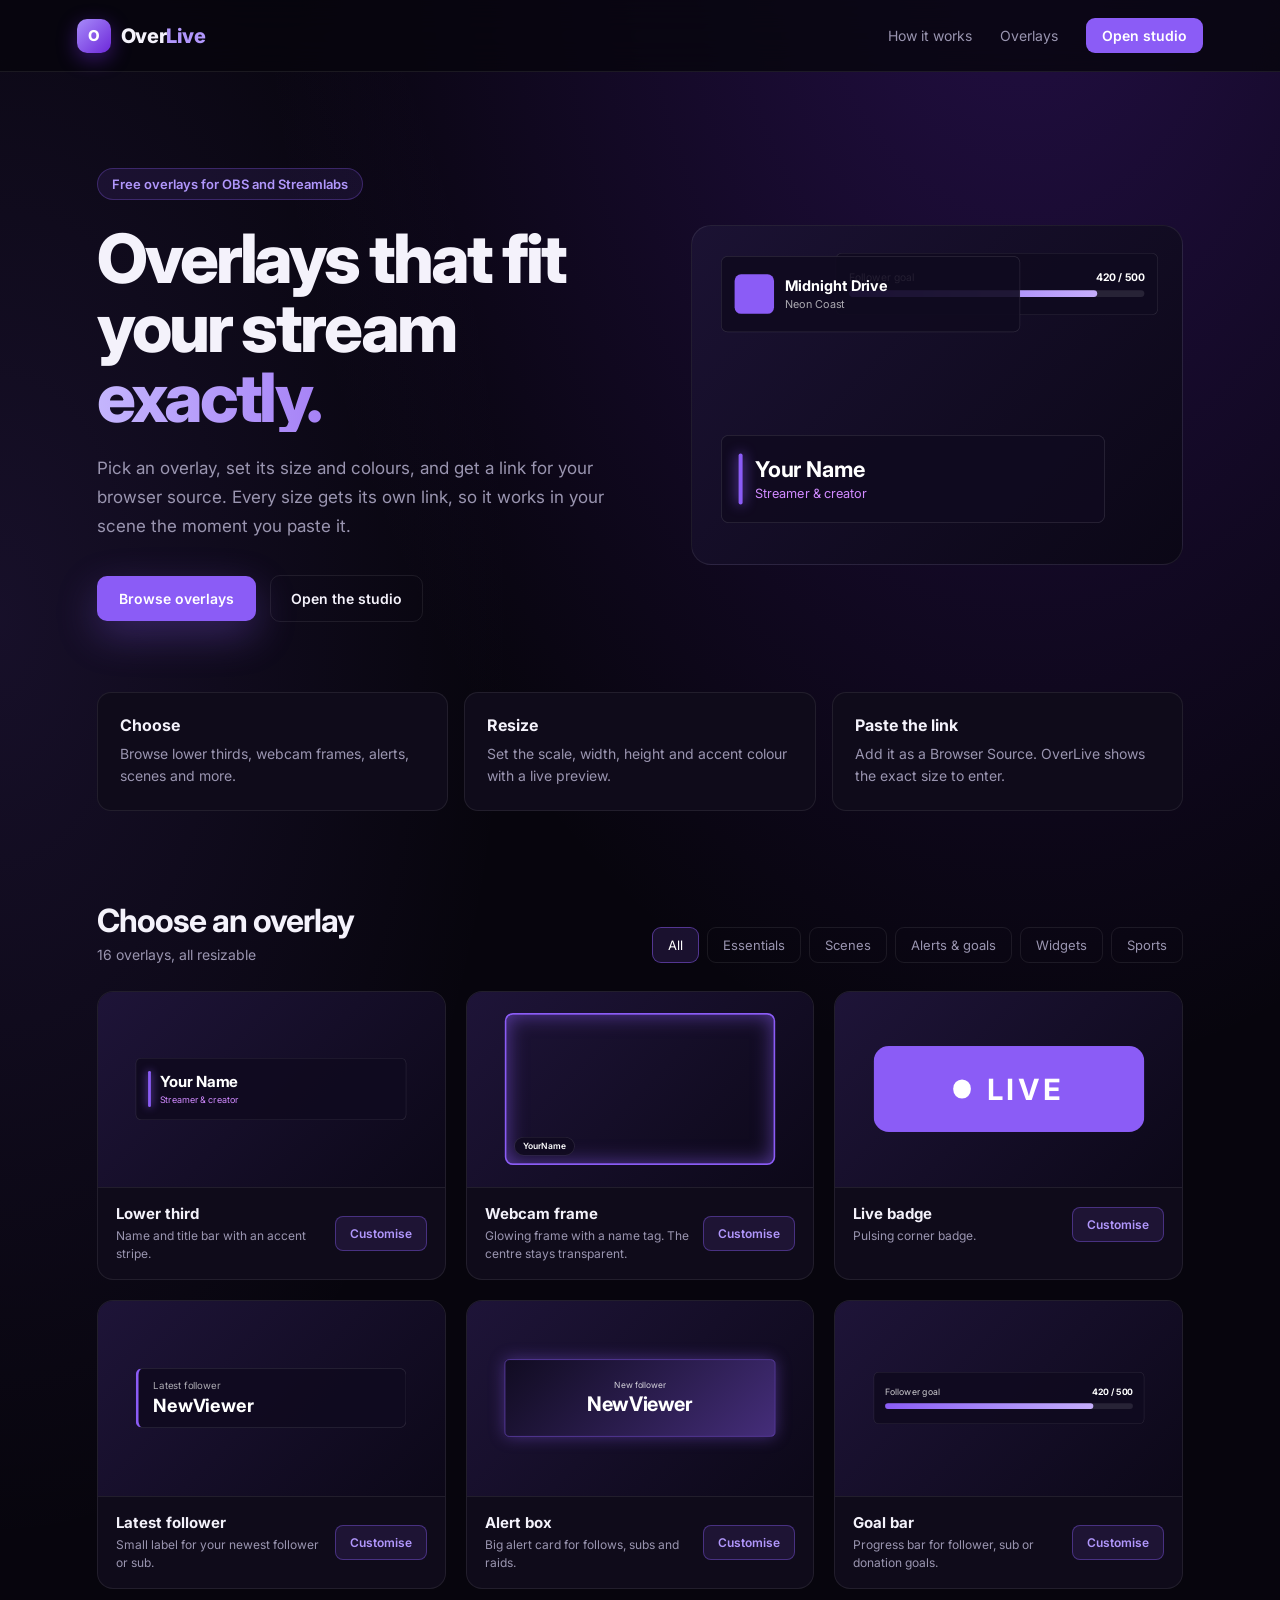
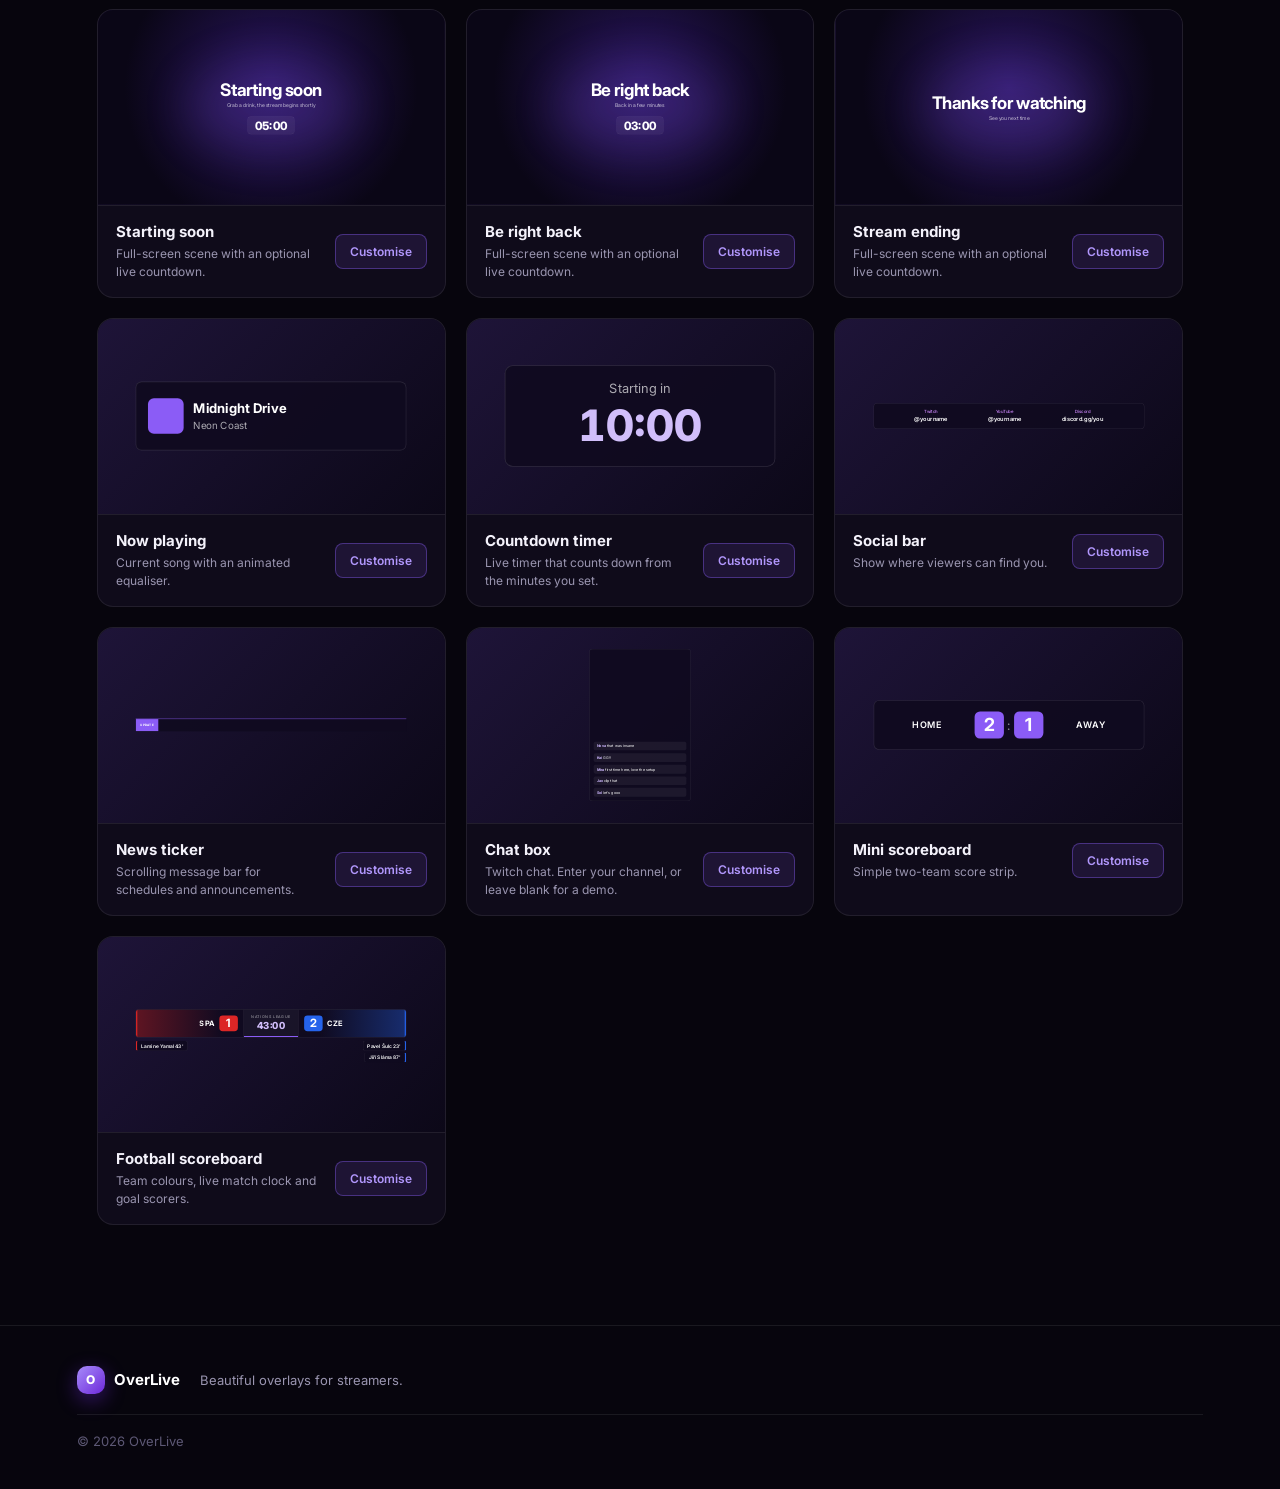
<file: index.html>
<!DOCTYPE html>
<html lang="en"><head><meta charset="UTF-8"><meta name="viewport" content="width=device-width,initial-scale=1">
<title>OverLive — Stream overlays you can resize</title>
<link rel="preconnect" href="https://fonts.googleapis.com"><link href="https://fonts.googleapis.com/css2?family=Inter:wght@400;500;600;700;800&display=swap" rel="stylesheet">
<link rel="stylesheet" href="style.css"><link rel="stylesheet" href="overlay.css"></head>
<body>
<header class="navbar"><a href="#" class="logo"><span class="logo-icon">O</span><span>Over<span>Live</span></span></a>
<nav><a href="#how">How it works</a><a href="#overlays">Overlays</a><a href="studio.html" class="nav-cta">Open studio</a></nav></header>

<main>
<section class="hero">
  <div class="hero-content">
    <div class="badge">Free overlays for OBS and Streamlabs</div>
    <h1>Overlays that fit your stream <span>exactly.</span></h1>
    <p>Pick an overlay, set its size and colours, and get a link for your browser source. Every size gets its own link, so it works in your scene the moment you paste it.</p>
    <div class="cta-row"><a href="#overlays" class="hero-button">Browse overlays</a><a href="studio.html" class="ghost-link">Open the studio</a></div>
  </div>
  <div class="hero-demo" id="heroDemo"></div>
</section>

<section class="how" id="how">
  <div class="step"><b>Choose</b><p>Browse lower thirds, webcam frames, alerts, scenes and more.</p></div>
  <div class="step"><b>Resize</b><p>Set the scale, width, height and accent colour with a live preview.</p></div>
  <div class="step"><b>Paste the link</b><p>Add it as a Browser Source. OverLive shows the exact size to enter.</p></div>
</section>

<section class="overlays-section" id="overlays">
  <div class="section-header">
    <div><h2>Choose an overlay</h2><p class="sub"><span id="overlayCount">0</span> overlays, all resizable</p></div>
    <div class="categories" id="cats"></div>
  </div>
  <div class="overlay-grid" id="overlayGrid"></div>
</section>
</main>

<footer><div class="footer-brand"><span class="logo-icon">O</span><strong>Over<span>Live</span></strong></div>
<p>Beautiful overlays for streamers.</p><div class="copyright">© 2026 OverLive</div></footer>

<script src="overlays.js"></script><script src="script.js"></script>
</body></html>
</file>
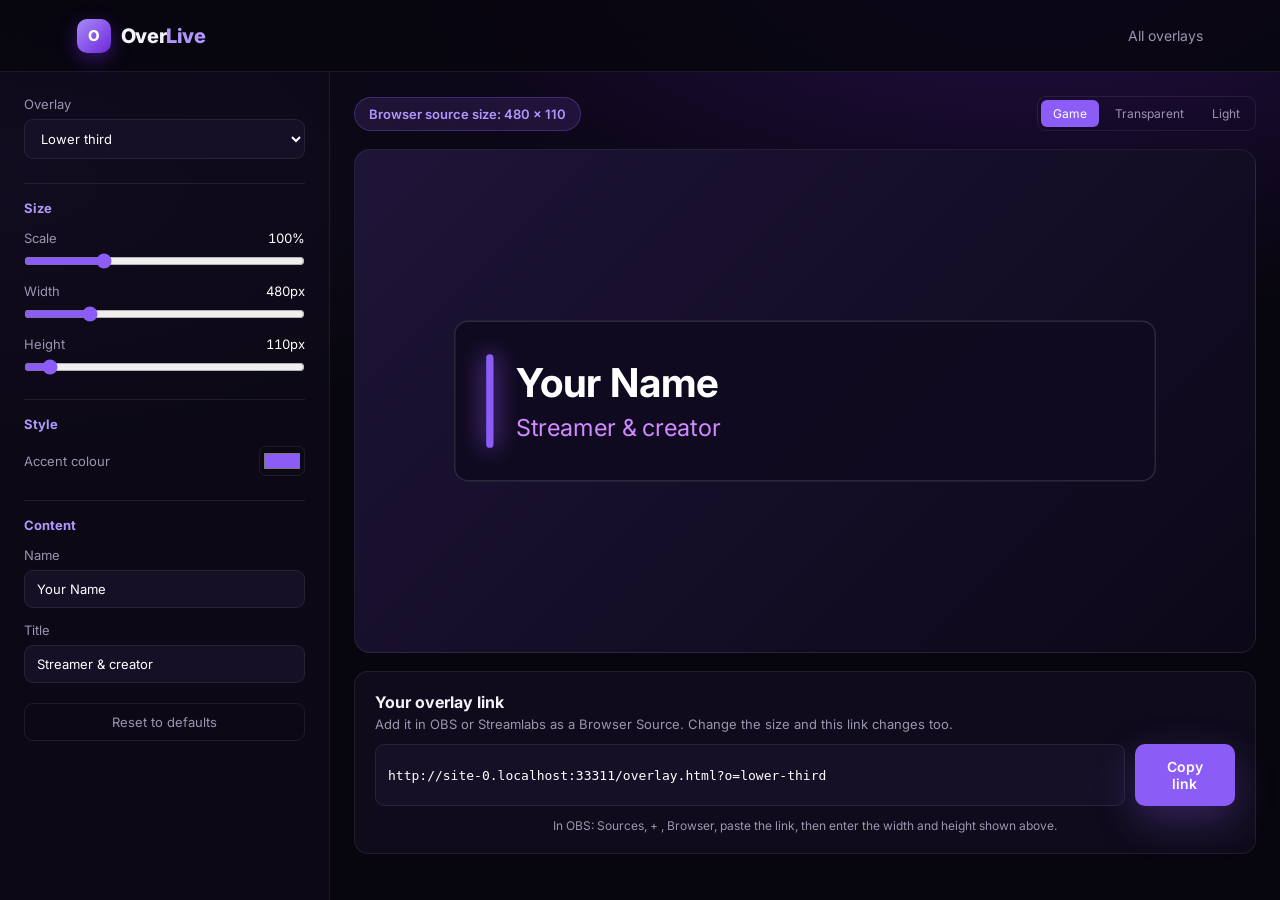
<file: studio.html>
<!DOCTYPE html>
<html lang="en"><head><meta charset="UTF-8"><meta name="viewport" content="width=device-width,initial-scale=1">
<title>Studio — OverLive</title>
<link rel="preconnect" href="https://fonts.googleapis.com"><link href="https://fonts.googleapis.com/css2?family=Inter:wght@400;500;600;700;800&display=swap" rel="stylesheet">
<link rel="stylesheet" href="style.css"><link rel="stylesheet" href="overlay.css"></head>
<body class="studio-page">
<header class="navbar"><a href="index.html" class="logo"><span class="logo-icon">O</span><span>Over<span>Live</span></span></a>
<nav><a href="index.html#overlays">All overlays</a></nav></header>

<div class="studio">
  <aside class="panel">
    <label>Overlay<select id="pick"></select></label>

    <h3>Size</h3>
    <label>Scale <output id="oS"></output><input type="range" id="s" min="0.25" max="3" step="0.05"></label>
    <label>Width <output id="oW"></output><input type="range" id="w" min="80" max="1920" step="10"></label>
    <label>Height <output id="oH"></output><input type="range" id="h" min="40" max="1080" step="10"></label>

    <h3>Style</h3>
    <label class="inline">Accent colour<input type="color" id="c"></label>

    <h3>Content</h3>
    <div id="fields"></div>
    <button class="ghost" id="reset">Reset to defaults</button>
  </aside>

  <section class="main">
    <div class="stage-bar">
      <span id="size" class="pill"></span>
      <div class="bgs" id="bgs"><button data-bg="game" class="on">Game</button><button data-bg="grid">Transparent</button><button data-bg="light">Light</button></div>
    </div>
    <div class="stage game" id="stage"></div>

    <div class="link-card">
      <div><b>Your overlay link</b><small>Add it in OBS or Streamlabs as a Browser Source. Change the size and this link changes too.</small></div>
      <div class="link-row"><input id="link" readonly><button id="copy" class="primary">Copy link</button></div>
      <div class="how">In OBS: Sources, + , Browser, paste the link, then enter the width and height shown above.</div>
    </div>
  </section>
</div>

<script src="overlays.js"></script>
<script>
const $ = id => document.getElementById(id), p = new URLSearchParams(location.search);
let o = find(p.get('o')) || OVERLAYS[0], v;

$('pick').innerHTML = Object.entries(CATEGORIES).map(([k, n]) =>
  `<optgroup label="${n}">${OVERLAYS.filter(x => x.cat === k).map(x => `<option value="${x.id}">${x.name}</option>`).join('')}</optgroup>`).join('');

function load(params) {
  v = values(o, params); v.demo = 1; $('pick').value = o.id;
  $('s').value = v.s; $('w').value = v.w; $('h').value = v.h; $('c').value = v.c;
  $('fields').innerHTML = o.f.map(f => `<label${f.col ? ' class="inline"' : ''}>${f.l}<input data-k="${f.k}" ${f.n ? 'type="number"' : f.col ? 'type="color"' : ''} value="${esc(v[f.k])}"></label>`).join('');
  draw();
}
function draw() {
  mount($('stage'), o, v, true);
  const w = Math.round(v.w * v.s), h = Math.round(v.h * v.s), q = query(o, v);
  q.delete('demo');
  $('oS').textContent = Math.round(v.s * 100) + '%'; $('oW').textContent = v.w + 'px'; $('oH').textContent = v.h + 'px';
  $('size').textContent = `Browser source size: ${w} × ${h}`;
  $('link').value = new URL('overlay.html?' + q, location.href).href;
  history.replaceState(null, '', '?' + q);
}
$('pick').onchange = e => { o = find(e.target.value); load(new URLSearchParams()); };
['s', 'w', 'h', 'c'].forEach(k => $(k).oninput = e => { v[k] = k === 'c' ? e.target.value : +e.target.value; draw(); });
$('fields').oninput = e => { const f = o.f.find(x => x.k === e.target.dataset.k); v[f.k] = f.n ? +e.target.value : e.target.value; draw(); };
$('reset').onclick = () => load(new URLSearchParams());
$('copy').onclick = async () => { await navigator.clipboard.writeText($('link').value); $('copy').textContent = 'Copied'; setTimeout(() => $('copy').textContent = 'Copy link', 1500); };
$('bgs').onclick = e => { const b = e.target.dataset.bg; if (!b) return;
  $('stage').className = 'stage ' + b; [...$('bgs').children].forEach(x => x.classList.toggle('on', x === e.target)); };
addEventListener('resize', draw);
load(p);
</script></body></html>
</file>
<file: style.css>
:root{--bg:#07050d;--surface:#0f0b1a;--surface2:#151026;--text:#f4f2fb;--muted:#9a95b0;--purple:#8b5cf6;--purple-l:#b197fc;--purple-d:#6d28d9;--border:rgba(255,255,255,.08);--ring:rgba(139,92,246,.5)}
*{margin:0;padding:0;box-sizing:border-box}
html{scroll-behavior:smooth}
body{min-height:100vh;background:var(--bg);color:var(--text);font-family:Inter,system-ui,sans-serif;-webkit-font-smoothing:antialiased;
  background-image:radial-gradient(60% 40% at 80% -5%,rgba(109,40,217,.28),transparent),radial-gradient(40% 30% at 0 20%,rgba(139,92,246,.12),transparent)}
a{color:inherit;text-decoration:none}
button,input,select{font:inherit;color:inherit}
:focus-visible{outline:2px solid var(--purple-l);outline-offset:2px}
@media(prefers-reduced-motion:reduce){*{animation:none!important;transition:none!important}}

.navbar{height:72px;padding:0 6%;display:flex;align-items:center;justify-content:space-between;position:sticky;top:0;z-index:50;background:rgba(7,5,13,.8);backdrop-filter:blur(18px);border-bottom:1px solid var(--border)}
.logo{display:flex;align-items:center;gap:10px;font-size:20px;font-weight:800;letter-spacing:-.02em}
.logo span span,.footer-brand span span{color:var(--purple-l)}
.logo-icon{width:34px;height:34px;display:grid;place-items:center;border-radius:10px;background:linear-gradient(135deg,#a78bfa,#6d28d9);color:#fff;font-weight:800;font-size:15px;box-shadow:0 6px 20px rgba(109,40,217,.45)}
.navbar nav{display:flex;align-items:center;gap:28px}
.navbar nav a{color:var(--muted);font-size:14px;transition:color .2s}
.navbar nav a:hover{color:#fff}
.navbar nav .nav-cta{color:#fff;padding:9px 16px;border-radius:9px;background:var(--purple);font-weight:600}
.navbar nav .nav-cta:hover{background:var(--purple-d)}

.hero{max-width:1240px;margin:auto;padding:96px 6% 70px;display:grid;grid-template-columns:1.05fr .95fr;gap:50px;align-items:center}
.badge{display:inline-block;padding:7px 14px;margin-bottom:24px;border-radius:99px;border:1px solid rgba(139,92,246,.3);background:rgba(139,92,246,.1);color:var(--purple-l);font-size:13px;font-weight:600}
.hero h1{font-size:clamp(40px,5.6vw,68px);line-height:1.02;letter-spacing:-.045em;font-weight:800}
.hero h1 span{display:block;background:linear-gradient(90deg,#c4b5fd,#7c3aed);-webkit-background-clip:text;background-clip:text;color:transparent}
.hero p{max-width:520px;margin-top:22px;color:var(--muted);line-height:1.7;font-size:17px}
.cta-row{display:flex;gap:14px;align-items:center;margin-top:34px;flex-wrap:wrap}
.hero-button,.primary{padding:14px 22px;border:0;border-radius:10px;background:var(--purple);color:#fff;font-weight:600;font-size:14px;cursor:pointer;box-shadow:0 14px 40px rgba(139,92,246,.3);transition:.2s}
.hero-button:hover,.primary:hover{background:var(--purple-d);transform:translateY(-1px)}
.ghost-link{padding:14px 20px;border-radius:10px;border:1px solid var(--border);font-weight:600;font-size:14px;transition:.2s}
.ghost-link:hover{border-color:var(--ring);background:rgba(139,92,246,.08)}

.hero-demo{position:relative;height:340px;border-radius:20px;border:1px solid var(--border);background:linear-gradient(135deg,#1b1233,#0b0716);overflow:hidden}
.hero-demo>div{position:absolute}
.d1{left:6%;bottom:12%;transform:scale(.8);transform-origin:left bottom}
.d2{right:5%;top:8%;transform:scale(.62);transform-origin:right top}
.d3{left:6%;top:9%;transform:scale(.68);transform-origin:left top}

.how{max-width:1240px;margin:auto;padding:0 6%;display:grid;grid-template-columns:repeat(3,1fr);gap:16px}
.step{padding:22px;border-radius:14px;border:1px solid var(--border);background:var(--surface)}
.step b{font-size:16px}
.step p{margin-top:8px;color:var(--muted);font-size:14px;line-height:1.6}

.overlays-section{max-width:1240px;margin:auto;padding:90px 6% 40px}
.section-header{display:flex;align-items:end;justify-content:space-between;gap:20px;margin-bottom:28px;flex-wrap:wrap}
.section-header h2{font-size:32px;letter-spacing:-.03em}
.sub{margin-top:6px;color:var(--muted);font-size:14px}
.categories{display:flex;flex-wrap:wrap;gap:8px}
.category{cursor:pointer;padding:9px 15px;border:1px solid var(--border);border-radius:9px;background:transparent;color:var(--muted);font-size:13px;transition:.2s}
.category:hover,.category.active{color:#fff;border-color:var(--ring);background:rgba(139,92,246,.14)}

.overlay-grid{display:grid;grid-template-columns:repeat(3,minmax(0,1fr));gap:20px}
.overlay-card{overflow:hidden;border-radius:16px;border:1px solid var(--border);background:var(--surface);transition:.25s}
.overlay-card:hover{transform:translateY(-4px);border-color:var(--ring);box-shadow:0 24px 60px rgba(109,40,217,.18)}
.preview{position:relative;aspect-ratio:16/9;overflow:hidden;background:linear-gradient(135deg,#1e1438,#0c0818)}
.preview.checker{background:linear-gradient(135deg,#1e1438,#0c0818)}
.shot{position:absolute;inset:0;width:100%;height:100%;object-fit:cover;opacity:0;transition:opacity .6s}
.shot.on{opacity:1}
.overlay-info{padding:16px 18px;display:flex;align-items:center;justify-content:space-between;gap:14px;border-top:1px solid var(--border)}
.overlay-info h3{font-size:15px}
.overlay-info p{margin-top:4px;color:var(--muted);font-size:12px;line-height:1.5}
.use-button{flex:none;padding:9px 14px;border:1px solid rgba(139,92,246,.4);border-radius:8px;background:rgba(139,92,246,.12);color:var(--purple-l);font-size:12px;font-weight:600;transition:.2s}
.use-button:hover{background:var(--purple);border-color:var(--purple);color:#fff}

footer{margin-top:60px;padding:40px 6%;border-top:1px solid var(--border);display:flex;align-items:center;gap:20px;flex-wrap:wrap;color:var(--muted);font-size:13px}
.footer-brand{display:flex;align-items:center;gap:9px;color:#fff;font-size:15px}
.footer-brand .logo-icon{width:28px;height:28px;font-size:12px}
.copyright{width:100%;padding-top:18px;border-top:1px solid var(--border);color:#5d5875}

/* Studio */
.studio{display:grid;grid-template-columns:330px 1fr;min-height:calc(100vh - 72px)}
.panel{padding:24px;border-right:1px solid var(--border);background:rgba(15,11,26,.7);display:flex;flex-direction:column;gap:14px;overflow:auto}
.panel h3{margin-top:10px;padding-top:16px;border-top:1px solid var(--border);font-size:13px;color:var(--purple-l)}
.panel label{display:flex;flex-direction:column;gap:7px;font-size:13px;color:var(--muted);position:relative}
.panel label.inline{flex-direction:row;align-items:center;justify-content:space-between}
.panel output{position:absolute;right:0;top:0;color:#fff;font-variant-numeric:tabular-nums}
.panel input:not([type=range]):not([type=color]),.panel select,#link{padding:10px 12px;border-radius:9px;border:1px solid var(--border);background:var(--surface2);color:#fff;font-size:13px;width:100%}
.panel input[type=range]{accent-color:var(--purple);width:100%}
.panel input[type=color]{width:46px;height:30px;border:1px solid var(--border);border-radius:7px;background:none;padding:2px;cursor:pointer}
#fields{display:flex;flex-direction:column;gap:14px}
.ghost{margin-top:6px;padding:10px;border-radius:9px;border:1px solid var(--border);background:transparent;color:var(--muted);cursor:pointer;font-size:13px}
.ghost:hover{color:#fff;border-color:var(--ring)}
.main{padding:24px;display:flex;flex-direction:column;gap:18px;min-width:0}
.stage-bar{display:flex;justify-content:space-between;align-items:center;gap:12px;flex-wrap:wrap}
.pill{padding:8px 14px;border-radius:99px;background:rgba(139,92,246,.14);border:1px solid rgba(139,92,246,.3);color:var(--purple-l);font-size:13px;font-weight:600}
.bgs{display:flex;gap:4px;padding:3px;border-radius:9px;border:1px solid var(--border)}
.bgs button{padding:6px 12px;border:0;border-radius:6px;background:none;color:var(--muted);font-size:12px;cursor:pointer}
.bgs button.on{background:var(--purple);color:#fff}
.stage{position:relative;aspect-ratio:16/9;width:100%;max-height:56vh;border-radius:16px;border:1px solid var(--border);overflow:hidden}
.stage.game{background:linear-gradient(135deg,#1e1438,#0c0818)}
.stage.grid{background:repeating-conic-gradient(#1a1a22 0 25%,#12121a 0 50%) 0 0/24px 24px}
.stage.light{background:#e9e6f2}
.link-card{padding:20px;border-radius:14px;border:1px solid var(--border);background:var(--surface);display:flex;flex-direction:column;gap:12px}
.link-card small{display:block;margin-top:4px;color:var(--muted);font-size:13px}
.link-row{display:flex;gap:10px}
.link-row input{font-family:ui-monospace,monospace;font-size:12px}
.how{}
.link-card .how{color:var(--muted);font-size:12px;display:block;padding:0;border:0;background:none;grid-template-columns:none}

@media(max-width:900px){
  .hero{grid-template-columns:1fr;padding-top:60px}.hero-demo{height:280px}
  .how{grid-template-columns:1fr}.overlay-grid{grid-template-columns:repeat(2,minmax(0,1fr))}
  .studio{grid-template-columns:1fr}.panel{border-right:0;border-bottom:1px solid var(--border)}
  .navbar nav a:not(.nav-cta){display:none}
}
@media(max-width:600px){.overlay-grid{grid-template-columns:1fr}.link-row{flex-direction:column}}
</file>
<file: overlay.css>
/* Overlay looks. Everything is in em, so font-size (set from the scale) resizes the whole overlay. */
.ov{box-sizing:border-box;display:flex;align-items:center;color:#fff;overflow:hidden;font-family:Inter,system-ui,sans-serif;line-height:1.2;--bg:rgba(16,11,32,.9);--line:rgba(255,255,255,.12)}
.ov *{box-sizing:border-box;margin:0}
.ov b{font-weight:700}
.ov span,.ov u{text-decoration:none}

.k-lower-third,.k-latest,.k-alert,.k-goal,.k-nowplaying,.k-countdown,.k-socials,.k-scoreboard,.k-live{background:var(--bg);border:1px solid var(--line);border-radius:.6em}
.k-lower-third{padding:0 1.3em;gap:1em}
.k-lower-third .bar{width:.3em;height:60%;border-radius:1em;background:var(--c);box-shadow:0 0 1em var(--c)}
.k-lower-third b{display:block;font-size:1.7em}
.k-lower-third span{display:block;margin-top:.3em;color:var(--c);filter:brightness(1.5);font-size:1em}

.k-webcam{border:.22em solid var(--c);border-radius:.9em;box-shadow:inset 0 0 2.2em color-mix(in srgb,var(--c) 55%,transparent);align-items:flex-end;justify-content:flex-start;padding:.9em}
.k-webcam em{font-style:normal;font-weight:600;font-size:.95em;padding:.4em .9em;border-radius:2em;background:var(--bg);border:1px solid var(--line)}

.k-live{justify-content:center;gap:.6em;background:var(--c);border-color:transparent}
.k-live b{font-size:1.15em;letter-spacing:.12em}
.k-live .dot{width:.7em;height:.7em;border-radius:50%;background:#fff;animation:pulse 1.4s infinite}
@keyframes pulse{50%{opacity:.25}}

.k-latest{padding:0 1.3em;border-left:.3em solid var(--c)}
.k-latest span{display:block;font-size:.85em;opacity:.65}
.k-latest b{display:block;margin-top:.2em;font-size:1.6em}

.k-alert{flex-direction:column;justify-content:center;gap:.3em;text-align:center;background:linear-gradient(135deg,var(--bg),color-mix(in srgb,var(--c) 45%,#0b0715));border-color:var(--c);box-shadow:0 0 2em color-mix(in srgb,var(--c) 40%,transparent)}
.k-alert span{font-size:1.1em;opacity:.8}
.k-alert b{font-size:2.6em}

.k-goal{flex-direction:column;justify-content:center;gap:.7em;padding:0 1.3em}
.k-goal .row{width:100%;display:flex;justify-content:space-between;font-size:1.05em}
.k-goal .row span{opacity:.8}
.k-goal .track{width:100%;height:.7em;border-radius:1em;background:rgba(255,255,255,.1)}
.k-goal .track i{display:block;height:100%;border-radius:1em;background:linear-gradient(90deg,var(--c),color-mix(in srgb,var(--c) 50%,#fff))}

.k-starting,.k-brb,.k-ending{flex-direction:column;justify-content:center;gap:.5em;text-align:center;background:radial-gradient(circle at 50% 40%,#2a1660,#0a0616 70%);position:relative}
.ov .glow{position:absolute;width:50%;height:50%;border-radius:50%;background:var(--c);opacity:.18;filter:blur(8em)}
.k-starting h1,.k-brb h1,.k-ending h1{position:relative;font-size:6em;letter-spacing:-.03em}
.k-starting p,.k-brb p,.k-ending p{position:relative;font-size:1.8em;opacity:.7}
.ov .cd{position:relative;font-variant-numeric:tabular-nums;font-weight:800}
.k-starting .cd,.k-brb .cd{margin-top:.6em;padding:.15em .6em;font-size:4em;border-radius:.3em;border:1px solid var(--line);background:rgba(255,255,255,.05)}

.k-nowplaying{padding:0 1.2em;gap:1em}
.k-nowplaying .art{width:3.6em;height:3.6em;border-radius:.6em;background:var(--c);display:flex;align-items:flex-end;justify-content:center;gap:.2em;padding:.8em}
.k-nowplaying .art u{width:.35em;background:#fff;border-radius:.2em;animation:eq 1s ease-in-out infinite alternate}
.k-nowplaying .art u:nth-child(2){animation-delay:-.3s}.k-nowplaying .art u:nth-child(3){animation-delay:-.6s}.k-nowplaying .art u:nth-child(4){animation-delay:-.15s}
@keyframes eq{from{height:20%}to{height:100%}}
.k-nowplaying b{display:block;font-size:1.35em}
.k-nowplaying span{display:block;margin-top:.3em;opacity:.65}

.k-countdown{flex-direction:column;justify-content:center;gap:.2em}
.k-countdown span{font-size:.95em;opacity:.65}
.k-countdown .cd{font-size:3.2em;color:color-mix(in srgb,var(--c) 40%,#fff)}

.k-socials{justify-content:space-evenly}
.k-socials p{display:flex;flex-direction:column;gap:.25em;text-align:center;font-weight:600}
.k-socials u{font-size:.75em;font-weight:500;color:var(--c);filter:brightness(1.5)}

.k-ticker{background:var(--bg);border-top:.15em solid var(--c)}
.k-ticker b{flex:none;height:100%;display:grid;place-items:center;padding:0 1.4em;background:var(--c);letter-spacing:.1em;font-size:.9em}
.k-ticker .mq{flex:1;overflow:hidden;white-space:nowrap}
.k-ticker .mq span{display:inline-block;padding-left:100%;animation:mq 22s linear infinite}
@keyframes mq{to{transform:translateX(-100%)}}

.k-chat{flex-direction:column;align-items:stretch;justify-content:flex-end;gap:.7em;padding:1em;background:var(--bg);border:1px solid var(--line);border-radius:.8em}
.k-chat p{padding:.6em .8em;border-radius:.5em;background:rgba(255,255,255,.06);font-size:.9em}
.k-chat p b{color:color-mix(in srgb,var(--c) 45%,#fff)}
.k-chat iframe{width:100%;height:100%;border:0}

.k-scoreboard{justify-content:space-evenly;gap:.4em;padding:0 1em}
.k-scoreboard span{flex:1;text-align:center;font-weight:600;letter-spacing:.06em}
.k-scoreboard b{min-width:1.6em;padding:.15em 0;text-align:center;font-size:2em;border-radius:.3em;background:var(--c)}
.k-scoreboard i{font-style:normal;font-size:1.5em;opacity:.5}

.k-football{flex-direction:column;align-items:stretch;justify-content:flex-start;gap:.55em;overflow:visible}
.k-football .bar{flex:none;height:5em;display:grid;grid-template-columns:1fr auto 1fr;background:var(--bg);border:1px solid var(--line);border-radius:.6em;overflow:hidden}
.k-football .tm{min-width:0;display:flex;align-items:center;gap:.8em;padding:0 1em}
.k-football .tm.h{justify-content:flex-end;border-left:.3em solid var(--h);background:linear-gradient(90deg,color-mix(in srgb,var(--h) 38%,transparent),transparent 80%)}
.k-football .tm.a{justify-content:flex-start;border-right:.3em solid var(--a);background:linear-gradient(270deg,color-mix(in srgb,var(--a) 38%,transparent),transparent 80%)}
.k-football .nm{min-width:0;overflow:hidden;text-overflow:ellipsis;white-space:nowrap;font-size:1.3em;letter-spacing:.06em}
.k-football .sc{flex:none;min-width:1.6em;padding:.1em .15em;text-align:center;font-size:2em;border-radius:.3em}
.k-football .h .sc{background:var(--h)}
.k-football .a .sc{background:var(--a)}
.k-football .mid{display:flex;flex-direction:column;align-items:center;justify-content:center;gap:.25em;min-width:8.5em;padding:0 1.3em;border-inline:1px solid var(--line);background:rgba(255,255,255,.04);box-shadow:inset 0 -.2em 0 var(--c)}
.k-football .mid small{font-size:.65em;letter-spacing:.14em;text-transform:uppercase;white-space:nowrap;opacity:.65}
.k-football .clk{font-size:1.7em;font-weight:800;font-variant-numeric:tabular-nums;color:color-mix(in srgb,var(--c) 40%,#fff)}
.k-football .gl{flex:none;display:grid;grid-template-columns:1fr 1fr;gap:1em}
.k-football .gl div{display:flex;flex-direction:column;gap:.35em;min-width:0}
.k-football .gl .h{align-items:flex-start}
.k-football .gl .a{align-items:flex-end}
.k-football .gl em{max-width:100%;overflow:hidden;text-overflow:ellipsis;white-space:nowrap;font-style:normal;font-weight:600;font-size:.85em;padding:.35em .9em;border-radius:.45em;background:var(--bg);border:1px solid var(--line)}
.k-football .gl .h em{border-left:.3em solid var(--h)}
.k-football .gl .a em{border-right:.3em solid var(--a)}
</file>
